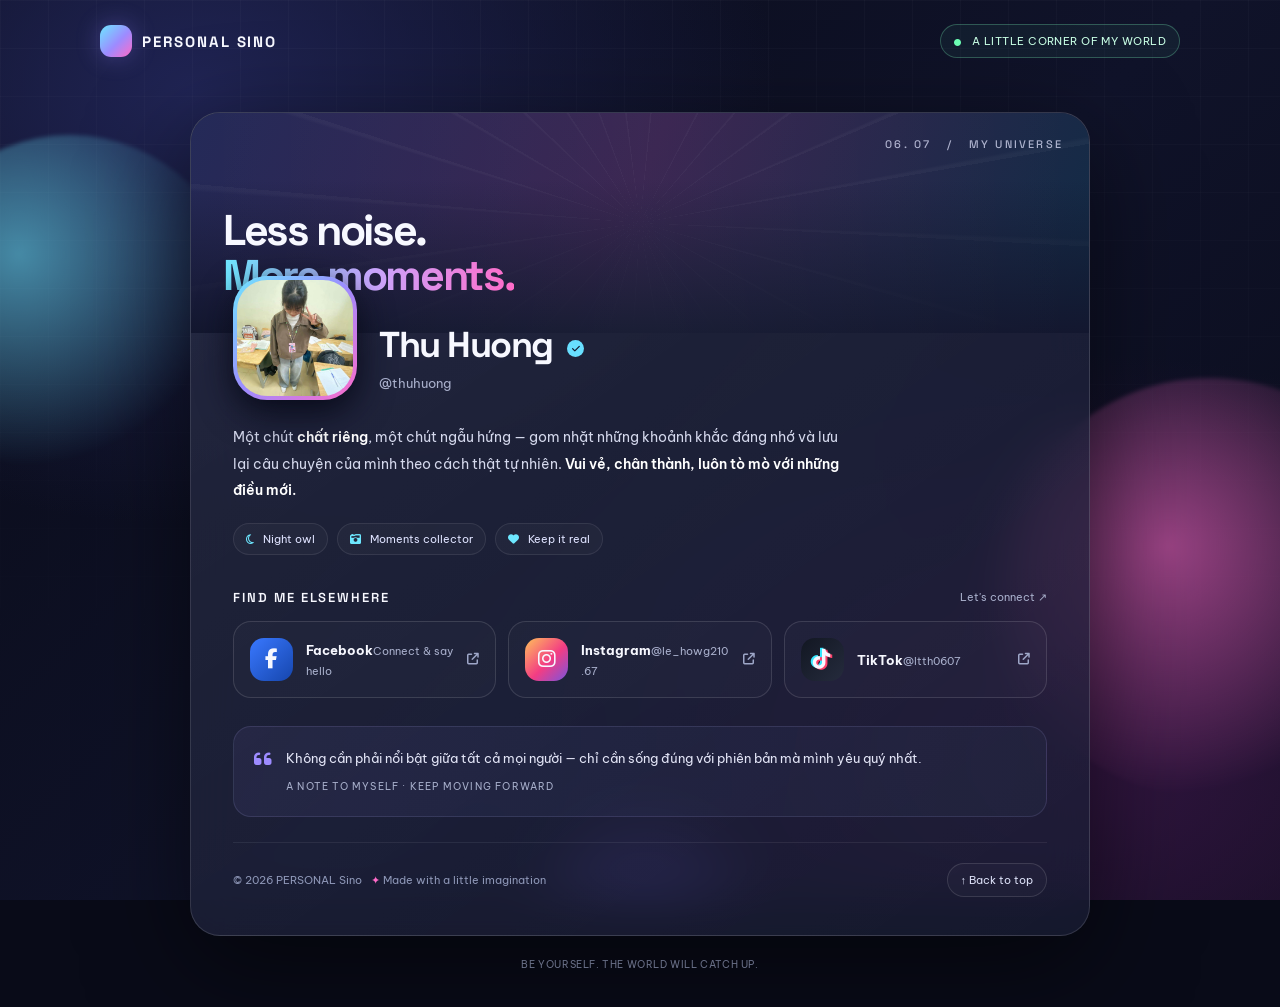
<file: index.htm>
﻿<!DOCTYPE html>
<html lang="vi">

<head>
    <meta charset="UTF-8">
    <meta name="viewport" content="width=device-width, initial-scale=1">
    <meta name="theme-color" content="#090b18">
    <meta name="description" content="Góc nhỏ của Thu Hường — nơi lưu lại những khoảnh khắc, cảm xúc và câu chuyện thường ngày.">
    <title>Thu Hường— Personal Space</title>
    <link rel="preconnect" href="https://fonts.googleapis.com">
    <link rel="preconnect" href="https://fonts.gstatic.com" crossorigin>
    <link href="https://fonts.googleapis.com/css2?family=Be+Vietnam+Pro:wght@300;400;500;600;700;800&family=Space+Grotesk:wght@400;500;600;700&display=swap" rel="stylesheet">
    <link rel="stylesheet" href="https://cdnjs.cloudflare.com/ajax/libs/font-awesome/6.5.2/css/all.min.css">
    <style>
         :root {
            --bg: #090b18;
            --glass: rgba(19, 23, 48, .72);
            --line: rgba(255, 255, 255, .13);
            --muted: #a8afcb;
            --text: #f7f8ff;
            --pink: #ff6bc8;
            --cyan: #6de7ff;
            --violet: #9d8bff
        }
        
        * {
            box-sizing: border-box
        }
        
        html {
            scroll-behavior: smooth
        }
        
        body {
            margin: 0;
            min-height: 100vh;
            color: var(--text);
            font-family: "Be Vietnam Pro", sans-serif;
            background: var(--bg);
            overflow-x: hidden
        }
        
        a {
            color: inherit;
            text-decoration: none
        }
        
        .scene {
            position: fixed;
            inset: 0;
            z-index: -2;
            overflow: hidden;
            background: radial-gradient(ellipse at 15% 10%, #202454 0, transparent 38%), radial-gradient(ellipse at 85% 85%, #31153f 0, transparent 38%), linear-gradient(135deg, #090b18, #10132a 55%, #090b18)
        }
        
        .orb {
            position: absolute;
            border-radius: 50%;
            filter: blur(2px);
            opacity: .55;
            animation: float 12s ease-in-out infinite
        }
        
        .orb.one {
            width: 340px;
            height: 340px;
            left: -100px;
            top: 15%;
            background: radial-gradient(circle at 35% 35%, #6de7ff, transparent 68%)
        }
        
        .orb.two {
            width: 420px;
            height: 420px;
            right: -140px;
            top: 42%;
            background: radial-gradient(circle at 40% 40%, #ff6bc8, transparent 70%);
            animation-delay: -5s
        }
        
        .orb.three {
            width: 260px;
            height: 260px;
            left: 40%;
            bottom: -150px;
            background: radial-gradient(circle, #7765ff, transparent 70%);
            animation-delay: -8s
        }
        
        .grid {
            position: absolute;
            inset: 0;
            background-image: linear-gradient(rgba(255, 255, 255, .025) 1px, transparent 1px), linear-gradient(90deg, rgba(255, 255, 255, .025) 1px, transparent 1px);
            background-size: 48px 48px;
            mask-image: linear-gradient(to bottom, black, transparent 90%)
        }
        
        @keyframes float {
            0%,
            100% {
                transform: translate3d(0, 0, 0) scale(1)
            }
            50% {
                transform: translate3d(25px, -30px, 0) scale(1.08)
            }
        }
        
        .topbar {
            width: min(1080px, calc(100% - 36px));
            margin: 24px auto 0;
            display: flex;
            align-items: center;
            justify-content: space-between;
            gap: 12px
        }
        
        .brand {
            font: 700 15px "Space Grotesk", sans-serif;
            letter-spacing: .13em;
            text-transform: uppercase;
            display: flex;
            align-items: center;
            gap: 10px
        }
        
        .brand-mark {
            width: 32px;
            height: 32px;
            border-radius: 11px;
            display: grid;
            place-items: center;
            background: linear-gradient(135deg, var(--cyan), var(--violet) 55%, var(--pink));
            color: #0b1020;
            box-shadow: 0 0 25px #8e82ff55
        }
        
        .status {
            font-size: 11px;
            color: #c8ffe5;
            border: 1px solid #7fffc044;
            background: #66ffbd0d;
            border-radius: 99px;
            padding: 9px 13px;
            letter-spacing: .04em
        }
        
        .status i {
            font-size: 7px;
            margin-right: 7px;
            color: #6dffb5;
            vertical-align: middle;
            animation: pulse 1.8s infinite
        }
        
        @keyframes pulse {
            50% {
                opacity: .35
            }
        }
        
        main {
            width: min(900px, calc(100% - 30px));
            margin: 54px auto 36px
        }
        
        .card {
            position: relative;
            border: 1px solid var(--line);
            border-radius: 30px;
            background: linear-gradient(145deg, rgba(255, 255, 255, .075), rgba(255, 255, 255, .018)), var(--glass);
            backdrop-filter: blur(22px);
            box-shadow: 0 28px 100px #0008;
            overflow: hidden
        }
        
        .cover {
            height: 220px;
            position: relative;
            background: linear-gradient(115deg, #242a58, #36214e 48%, #102c45);
            overflow: hidden
        }
        
        .cover:before {
            content: "";
            position: absolute;
            inset: -50%;
            background: repeating-conic-gradient(from 15deg at 50% 50%, transparent 0deg, transparent 12deg, #ffffff08 12.5deg, #ffffff08 13deg);
            animation: spin 65s linear infinite
        }
        
        .cover:after {
            content: "";
            position: absolute;
            inset: 0;
            background: linear-gradient(90deg, transparent, #ffffff08, transparent), linear-gradient(0deg, #13172f, transparent 70%)
        }
        
        @keyframes spin {
            to {
                transform: rotate(360deg)
            }
        }
        
        .cover-label {
            position: absolute;
            z-index: 1;
            right: 26px;
            top: 24px;
            font: 500 11px "Space Grotesk", sans-serif;
            letter-spacing: .2em;
            color: #e3e6ffb8
        }
        
        .cover-title {
            position: absolute;
            z-index: 1;
            left: 32px;
            bottom: 35px;
            font: 700 clamp(26px, 5vw, 43px) "Space Grotesk", sans-serif;
            letter-spacing: -.055em;
            line-height: 1.05
        }
        
        .cover-title span {
            color: transparent;
            background: linear-gradient(90deg, var(--cyan), #c7a8ff, var(--pink));
            background-clip: text
        }
        
        .profile {
            padding: 0 42px 38px
        }
        
        .identity {
            display: flex;
            align-items: flex-end;
            gap: 22px;
            margin-top: -57px;
            position: relative;
            z-index: 2
        }
        
        .avatar-wrap {
            width: 124px;
            height: 124px;
            padding: 4px;
            border-radius: 34px;
            background: linear-gradient(135deg, var(--cyan), var(--violet), var(--pink));
            box-shadow: 0 12px 35px #080a19
        }
        
        .avatar {
            width: 100%;
            height: 100%;
            border-radius: 30px;
            object-fit: cover;
            background: #202543;
            display: block
        }
        
        .identity-copy {
            padding-bottom: 9px;
            min-width: 0
        }
        
        h1 {
            font: 700 clamp(25px, 4vw, 36px) "Space Grotesk", sans-serif;
            letter-spacing: -.04em;
            margin: 0 0 7px
        }
        
        .handle {
            color: var(--muted);
            font-size: 13px
        }
        
        .verified {
            display: inline-grid;
            place-items: center;
            width: 17px;
            height: 17px;
            margin-left: 6px;
            border-radius: 50%;
            background: #68dfff;
            color: #11152a;
            font-size: 9px;
            vertical-align: middle
        }
        
        .bio {
            max-width: 620px;
            margin: 24px 0 0;
            color: #d4d8ec;
            font-size: 14px;
            line-height: 1.9
        }
        
        .bio strong {
            color: #fff;
            font-weight: 600
        }
        
        .chips {
            display: flex;
            flex-wrap: wrap;
            gap: 9px;
            margin-top: 19px
        }
        
        .chip {
            font-size: 11px;
            color: #dfe3ff;
            border: 1px solid #ffffff16;
            background: #ffffff07;
            border-radius: 99px;
            padding: 8px 12px
        }
        
        .chip i {
            margin-right: 6px;
            color: var(--cyan)
        }
        
        .section-head {
            display: flex;
            align-items: center;
            justify-content: space-between;
            gap: 10px;
            margin: 34px 0 15px
        }
        
        .section-head h2 {
            font: 600 13px "Space Grotesk", sans-serif;
            letter-spacing: .15em;
            text-transform: uppercase;
            margin: 0
        }
        
        .section-head span {
            font-size: 11px;
            color: var(--muted)
        }
        
        .socials {
            display: grid;
            grid-template-columns: repeat(3, 1fr);
            gap: 12px
        }
        
        .social {
            display: flex;
            align-items: center;
            gap: 13px;
            min-width: 0;
            padding: 16px;
            border: 1px solid var(--line);
            border-radius: 18px;
            background: #ffffff05;
            transition: transform .25s, border-color .25s, background .25s
        }
        
        .social:hover {
            transform: translateY(-4px);
            border-color: #ffffff48;
            background: #ffffff0d
        }
        
        .social-icon {
            width: 43px;
            height: 43px;
            flex: 0 0 43px;
            border-radius: 14px;
            display: grid;
            place-items: center;
            font-size: 20px
        }
        
        .fb .social-icon {
            background: linear-gradient(135deg, #3978ff, #1646ad)
        }
        
        .ig .social-icon {
            background: linear-gradient(135deg, #ffc15a, #f33d83 55%, #7954df)
        }
        
        .tt .social-icon {
            background: linear-gradient(135deg, #121722, #252b3d);
            text-shadow: 2px 1px #ff416c, -2px -1px #36e7ff
        }
        
        .social-info {
            min-width: 0
        }
        
        .social-name {
            font-weight: 700;
            font-size: 13px
        }
        
        .social-handle {
            font-size: 11px;
            color: var(--muted);
            margin-top: 5px;
            overflow-wrap: anywhere
        }
        
        .arrow {
            margin-left: auto;
            color: #9ea7c8;
            font-size: 12px
        }
        
        .quote {
            position: relative;
            margin-top: 28px;
            padding: 20px 22px 20px 52px;
            border-radius: 18px;
            background: linear-gradient(100deg, #9d8bff13, #6de7ff08);
            border: 1px solid #b8b4ff22;
            color: #e3e5f7;
            font-size: 13px;
            line-height: 1.8
        }
        
        .quote i {
            position: absolute;
            left: 20px;
            top: 22px;
            color: var(--violet);
            font-size: 20px
        }
        
        .quote small {
            display: block;
            color: var(--muted);
            margin-top: 8px;
            font-size: 10px;
            letter-spacing: .12em;
            text-transform: uppercase
        }
        
        .bottom {
            display: flex;
            align-items: center;
            justify-content: space-between;
            gap: 12px;
            margin-top: 25px;
            padding-top: 20px;
            border-top: 1px solid #ffffff12;
            color: #8e97b7;
            font-size: 11px
        }
        
        .bottom .spark {
            color: var(--pink)
        }
        
        .backtop {
            border: 1px solid #ffffff20;
            border-radius: 99px;
            padding: 9px 13px;
            color: #dce0f7;
            background: #ffffff06
        }
        
        footer {
            text-align: center;
            color: #8e97b7;
            font-size: 10px;
            letter-spacing: .06em;
            margin: 22px 0 0
        }
        
        @media(max-width:640px) {
            .topbar {
                margin-top: 16px
            }
            .topbar .brand {
                font-size: 12px
            }
            main {
                margin-top: 30px
            }
            .cover {
                height: 185px
            }
            .cover-title {
                left: 22px;
                bottom: 28px
            }
            .cover-label {
                right: 18px;
                top: 18px
            }
            .profile {
                padding: 0 20px 25px
            }
            .identity {
                align-items: center;
                gap: 15px;
                margin-top: -43px
            }
            .avatar-wrap {
                width: 88px;
                height: 88px;
                border-radius: 25px;
                padding: 3px;
                flex: 0 0 88px
            }
            .avatar {
                border-radius: 22px
            }
            .identity-copy {
                padding: 28px 0 0
            }
            h1 {
                font-size: 23px
            }
            .handle {
                font-size: 11px
            }
            .bio {
                font-size: 13px;
                margin-top: 20px
            }
            .socials {
                grid-template-columns: 1fr
            }
            .social {
                padding: 13px
            }
            .section-head {
                margin-top: 28px
            }
            .quote {
                padding-left: 44px
            }
            .quote i {
                left: 15px
            }
            .bottom {
                align-items: flex-start;
                flex-direction: column
            }
            .status {
                font-size: 10px;
                padding: 8px 10px
            }
        }
        
        @media(prefers-reduced-motion:reduce) {
            *,
            *:before,
            *:after {
                animation: none!important;
                scroll-behavior: auto!important;
                transition: none!important
            }
        }
    </style>
</head>

<body>
    <div class="scene" aria-hidden="true">
        <div class="grid"></div>
        <div class="orb one"></div>
        <div class="orb two"></div>
        <div class="orb three"></div>
    </div>
    <header class="topbar">
        <a class="brand" href="#"><span class="brand-mark"><i class="fa-solid fa-sparkles"></i></span> PERSONAL SINO</a>
        <div class="status"><i class="fa-solid fa-circle"></i> A LITTLE CORNER OF MY WORLD</div>
    </header>
    <main>
        <article class="card">
            <div class="cover">
                <div class="cover-label">06. 07 &nbsp; / &nbsp; MY UNIVERSE</div>
                <div class="cover-title">Less noise.<br><span>More moments.</span></div>
            </div>
            <div class="profile">
                <div class="identity">
                    <div class="avatar-wrap"><img class="avatar" src="./img/mypic.png" alt="Ảnh đại diện" onerror="this.style.display='none';this.parentElement.innerHTML='<div style=&quot;display:grid;place-items:center;width:100%;height:100%;font-size:34px;color:#dce7ff&quot;><i class=&quot;fa-solid fa-user-astronaut&quot;></i></div>'"></div>
                    <div class="identity-copy">
                        <h1>Thu Huong <span class="verified" title="Personal profile"><i class="fa-solid fa-check"></i></span></h1>
                        <div class="handle">@thuhuong</div>
                    </div>
                </div>
                <p class="bio">Một chút <strong>chất riêng</strong>, một chút ngẫu hứng — gom nhặt những khoảnh khắc đáng nhớ và lưu lại câu chuyện của mình theo cách thật tự nhiên. <strong>Vui vẻ, chân thành, luôn tò mò với những điều mới.</strong></p>
                <div class="chips">
                    <span class="chip"><i class="fa-regular fa-moon"></i> Night owl</span>
                    <span class="chip"><i class="fa-solid fa-camera-retro"></i> Moments collector</span>
                    <span class="chip"><i class="fa-solid fa-heart"></i> Keep it real</span>
                </div>
                <div class="section-head">
                    <h2>Find me elsewhere</h2><span>Let's connect ↗</span></div>
                <div class="socials">
                    <a class="social fb" href="https://www.facebook.com/share/1BxBSrmD69/?mibextid=wwXIfr" target="_blank" rel="noopener noreferrer">
                        <span class="social-icon"><i class="fa-brands fa-facebook-f"></i></span><span class="social-info"><span class="social-name">Facebook</span><span class="social-handle">Connect & say hello</span></span><i class="fa-solid fa-arrow-up-right-from-square arrow"></i>
                    </a>
                    <a class="social ig" href="https://www.instagram.com/le_howg210.67" target="_blank" rel="noopener noreferrer">
                        <span class="social-icon"><i class="fa-brands fa-instagram"></i></span><span class="social-info"><span class="social-name">Instagram</span><span class="social-handle">@le_howg210.67</span></span><i class="fa-solid fa-arrow-up-right-from-square arrow"></i>
                    </a>
                    <a class="social tt" href="https://www.tiktok.com/@ltth0607" target="_blank" rel="noopener noreferrer">
                        <span class="social-icon"><i class="fa-brands fa-tiktok"></i></span><span class="social-info"><span class="social-name">TikTok</span><span class="social-handle">@ltth0607</span></span><i class="fa-solid fa-arrow-up-right-from-square arrow"></i>
                    </a>
                </div>
                <div class="quote"><i class="fa-solid fa-quote-left"></i> Không cần phải nổi bật giữa tất cả mọi người — chỉ cần sống đúng với phiên bản mà mình yêu quý nhất.
                    <small>A note to myself · Keep moving forward</small>
                </div>
                <div class="bottom"><span>© <span id="year"></span> PERSONAL Sino &nbsp; <span class="spark">✦</span> Made with a little imagination</span><a class="backtop" href="#">&uarr; Back to top</a></div>
            </div>
        </article>
        <footer>BE YOURSELF. THE WORLD WILL CATCH UP.</footer>
    </main>
    <script>
        document.getElementById('year').textContent = new Date().getFullYear();
    </script>
</body>

</html>
</file>
